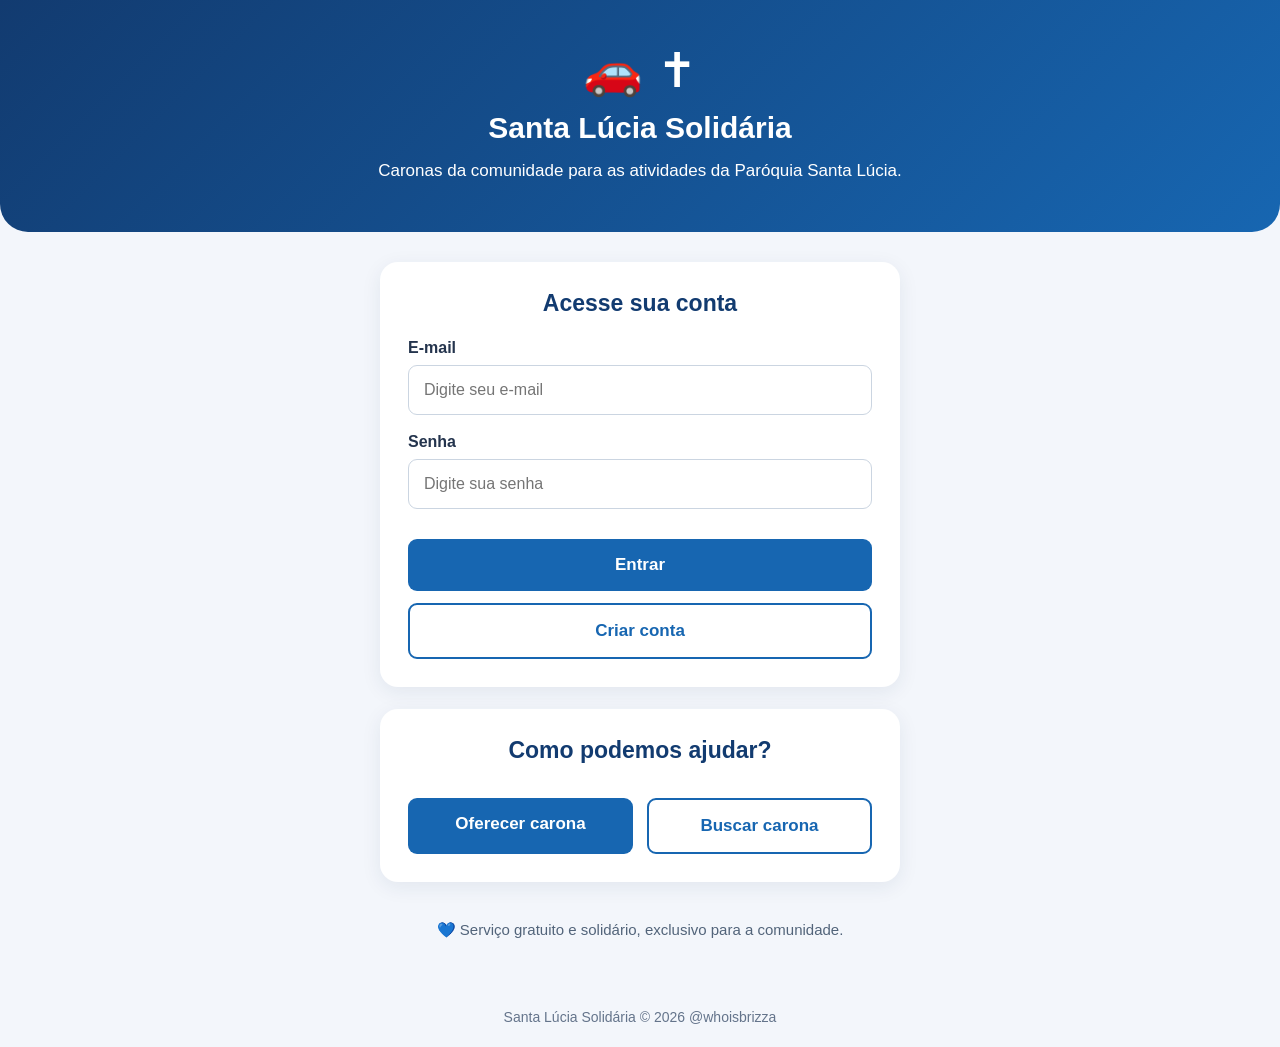
<file: src/main/resources/templates/index.html>
<!DOCTYPE html>
<html lang="pt-BR">
<head>
    <meta charset="UTF-8">
    <meta name="viewport" content="width=device-width, initial-scale=1.0">
    <title>Santa Lúcia Solidária</title>

    <style>
        * {
            margin: 0;
            padding: 0;
            box-sizing: border-box;
        }

        body {
            font-family: Arial, Helvetica, sans-serif;
            background: #f3f6fb;
            color: #24344d;
            min-height: 100vh;
        }

        header {
            background: linear-gradient(135deg, #123b70, #1766b1);
            color: white;
            text-align: center;
            padding: 42px 20px 48px;
            border-radius: 0 0 28px 28px;
        }

        .logo {
            font-size: 48px;
            margin-bottom: 12px;
        }

        header h1 {
            font-size: 30px;
            margin-bottom: 12px;
        }

        header p {
            font-size: 17px;
            line-height: 1.6;
            max-width: 550px;
            margin: auto;
        }

        main {
            width: 90%;
            max-width: 520px;
            margin: 30px auto;
        }

        .card {
            background: white;
            padding: 28px;
            border-radius: 18px;
            box-shadow: 0 5px 20px rgba(20, 54, 90, 0.08);
            margin-bottom: 22px;
        }

        .card h2 {
            font-size: 23px;
            color: #123b70;
            margin-bottom: 22px;
            text-align: center;
        }

        label {
            display: block;
            font-size: 16px;
            font-weight: bold;
            margin-bottom: 8px;
        }

        input {
            width: 100%;
            padding: 15px;
            border: 1px solid #cbd5e1;
            border-radius: 9px;
            font-size: 16px;
            margin-bottom: 18px;
        }

        input:focus {
            outline: 2px solid #1766b1;
            border-color: #1766b1;
        }

        .button {
            display: block;
            width: 100%;
            padding: 16px;
            border: none;
            border-radius: 9px;
            background: #1766b1;
            color: white;
            font-size: 17px;
            font-weight: bold;
            text-align: center;
            text-decoration: none;
            cursor: pointer;
            margin-top: 12px;
        }

        .button:hover {
            background: #123b70;
        }

        .button-outline {
            background: white;
            color: #1766b1;
            border: 2px solid #1766b1;
        }

        .button-outline:hover {
            background: #edf5ff;
            color: #123b70;
        }

        .actions {
            display: grid;
            grid-template-columns: 1fr 1fr;
            gap: 14px;
        }

        .notice {
            text-align: center;
            font-size: 15px;
            line-height: 1.5;
            color: #52647a;
            padding: 15px;
        }

        footer {
            text-align: center;
            padding: 22px;
            color: #64748b;
            font-size: 14px;
        }

        @media (max-width: 480px) {
            header h1 {
                font-size: 25px;
            }

            .actions {
                grid-template-columns: 1fr;
            }

            .card {
                padding: 22px;
            }
        }
    </style>
</head>

<body>

    <header>
        <div class="logo" aria-hidden="true">🚗 ✝</div>
        <h1>Santa Lúcia Solidária</h1>
        <p>
            Caronas da comunidade para as atividades
            da Paróquia Santa Lúcia.
        </p>
    </header>

    <main>

        <section class="card">
            <h2>Acesse sua conta</h2>

            <form>
                <label for="email">E-mail</label>
                <input
                    type="email"
                    id="email"
                    name="email"
                    placeholder="Digite seu e-mail"
                    autocomplete="email"
                    required
                >

                <label for="senha">Senha</label>
                <input
                    type="password"
                    id="senha"
                    name="senha"
                    placeholder="Digite sua senha"
                    autocomplete="current-password"
                    required
                >

                <button class="button" type="button">
                    Entrar
                </button>
            </form>

            <a href="#" class="button button-outline">
                Criar conta
            </a>
        </section>

        <section class="card">
            <h2>Como podemos ajudar?</h2>

            <div class="actions">
                <a href="/oferecer-carona" class="button">
                    Oferecer carona
                </a>

                <a href="/consultar-caronas" class="button button-outline">
                    Buscar carona
                </a>
            </div>
        </section>

        <p class="notice">
            💙 Serviço gratuito e solidário,
            exclusivo para a comunidade.
        </p>

    </main>

    <footer>
        Santa Lúcia Solidária © 2026 @whoisbrizza
    </footer>

</body>
</html>
</file>
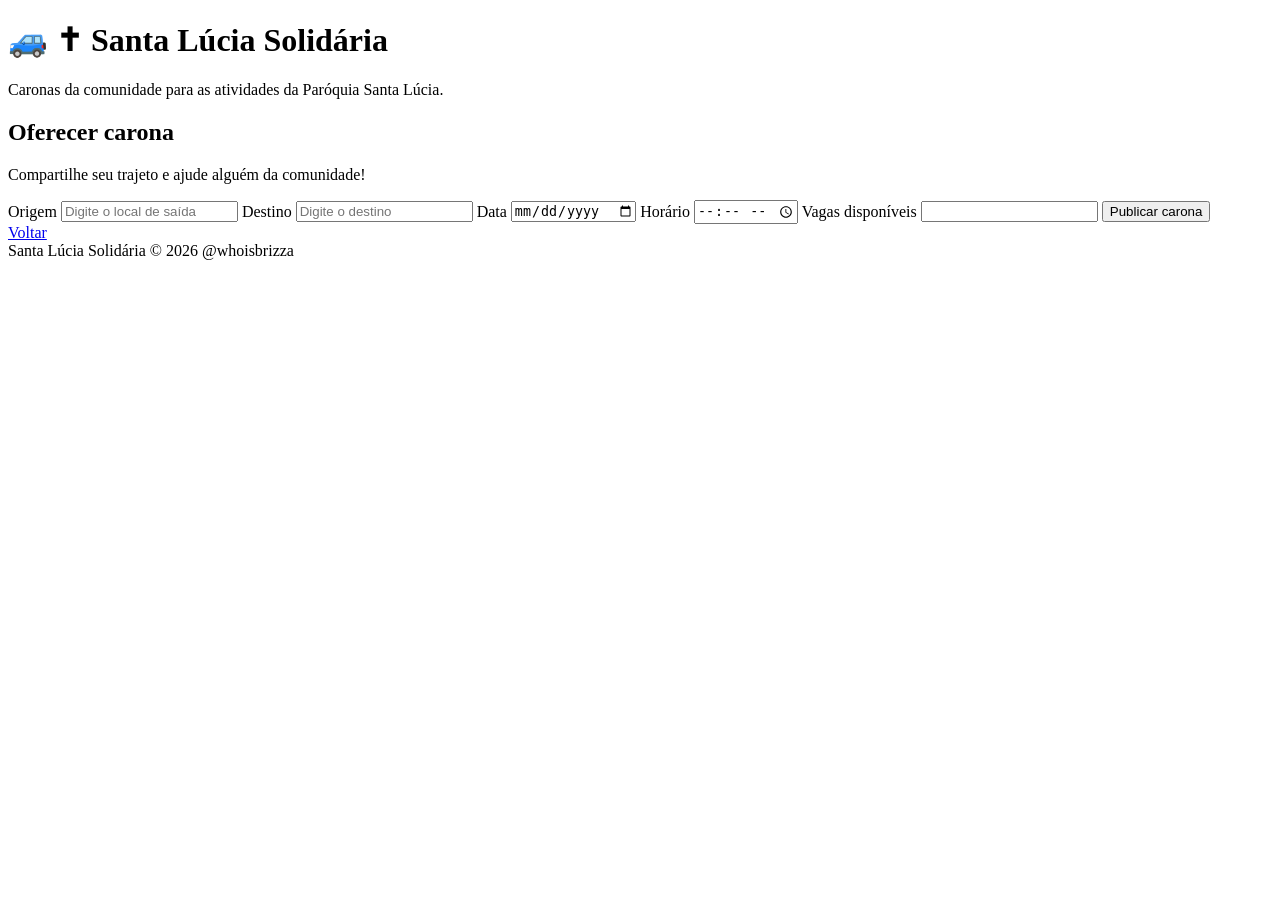
<file: src/main/resources/templates/oferecer-carona.html>
<!DOCTYPE html>
<html lang="pt-BR" xmlns:th="http://www.thymeleaf.org">
<head>
    <meta charset="UTF-8">
    <meta name="viewport" content="width=device-width, initial-scale=1.0">
    <title>Oferecer carona | Santa Lúcia Solidária</title>
    <link rel="stylesheet" th:href="@{/css/style.css}">
</head>
<body>
    <header class="header">
        <h1>🚙 ✝ Santa Lúcia Solidária</h1>
        <p>Caronas da comunidade para as atividades da Paróquia Santa Lúcia.</p>
    </header>

    <main class="container">
        <section class="card">
            <h2>Oferecer carona</h2>
            <p>Compartilhe seu trajeto e ajude alguém da comunidade!</p>

            <form id="formCarona">
                <label for="origem">Origem</label>
                <input id="origem" type="text" required placeholder="Digite o local de saída">

                <label for="destino">Destino</label>
                <input id="destino" type="text" required placeholder="Digite o destino">

                <label for="data">Data</label>
                <input id="data" type="date" required>

                <label for="horario">Horário</label>
                <input id="horario" type="time" required>

                <label for="vagas">Vagas disponíveis</label>
                <input id="vagas" type="number" min="1" required>

                <button type="submit">Publicar carona</button>
            </form>

            <a href="/">Voltar</a>
        </section>
    </main>

    <footer>
        Santa Lúcia Solidária © 2026 @whoisbrizza
    </footer>

    <script th:src="@{/js/app.js}"></script>
    
</body>
</html>
</file>
